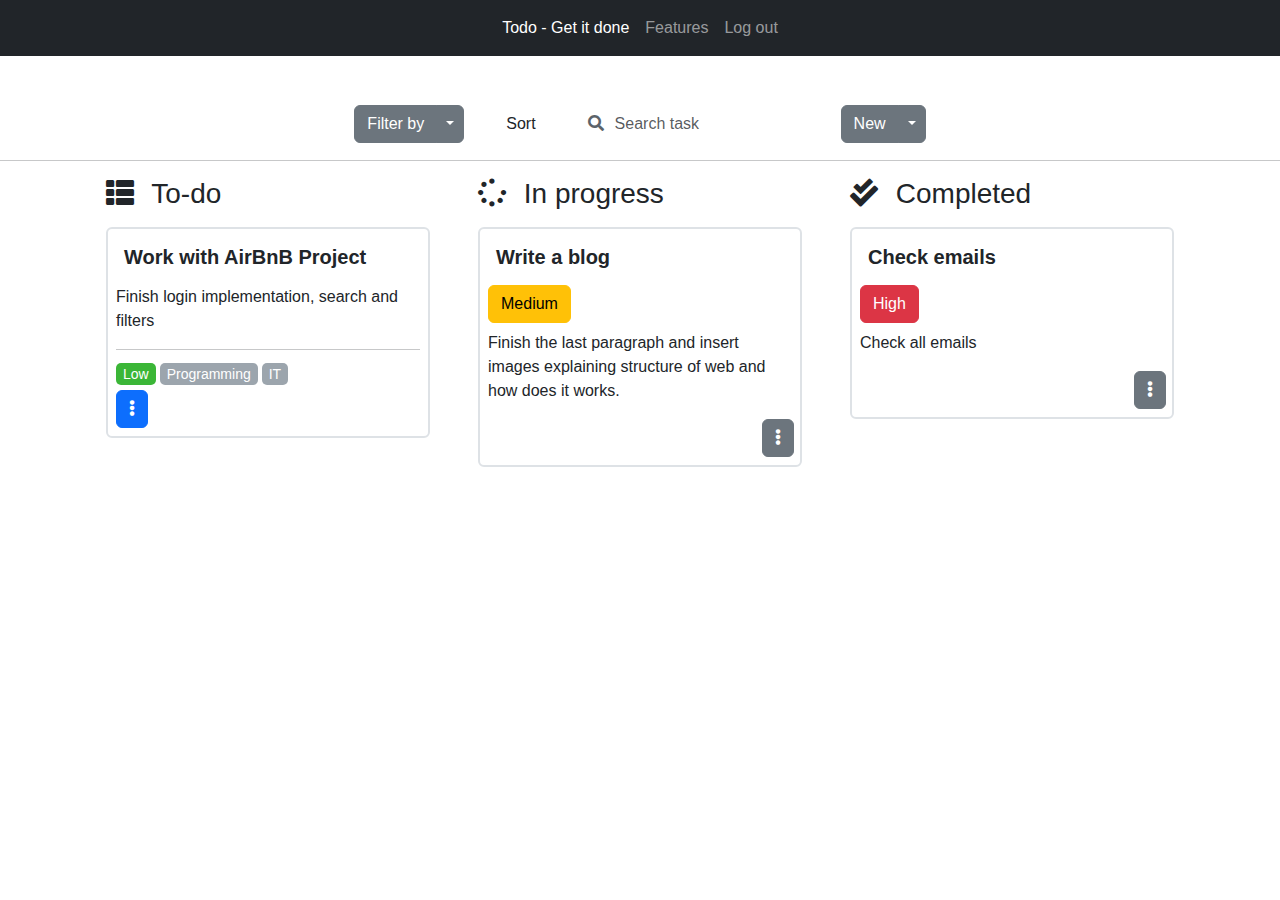
<file: views/profile.html>
<!DOCTYPE html>
<html lang="en">
<head>
    <meta charset="UTF-8">
    <meta http-equiv="X-UA-Compatible" content="IE=edge">
    <meta name="viewport" content="width=device-width, initial-scale=1.0">
    <title>Todo - Get it done</title>
    <link rel="stylesheet" href="https://cdnjs.cloudflare.com/ajax/libs/font-awesome/5.15.3/css/all.min.css">
    <link rel="stylesheet" href="https://cdn.jsdelivr.net/npm/bootstrap@5.2.2/dist/css/bootstrap.min.css">
    <script src="https://cdn.jsdelivr.net/npm/bootstrap@5.2.2/dist/js/bootstrap.bundle.min.js"></script>
    <link rel="stylesheet" href="style/profile.css">
</head>
<body>
  <!-- Navbar section -->
    <header>
        <nav class="navbar navbar-expand-lg navbar-dark bg-dark">
            <div class="container-fluid">
              <button class="navbar-toggler ms-auto" type="button" data-bs-toggle="collapse" data-bs-target="#navbarNav" aria-controls="navbarNav" aria-expanded="false" aria-label="Toggle navigation">
                <span class="navbar-toggler-icon"></span>
              </button>
              <div class="collapse navbar-collapse justify-content-center" id="navbarNav">
                <ul class="navbar-nav">
                  <li class="nav-item">
                    <a class="nav-link active" href="index.html">Todo - Get it done</a>
                  </li>
                  <li class="nav-item">
                    <a class="nav-link" href="#">Features</a>
                  </li>
                  <li class="nav-item">
                    <a class="nav-link" href="login.html">Log out</a>
                  </li>
                </ul>
              </div>
            </div>
          </nav>
    </header>

    <!-- Search and add button -->
    <div class="d-flex justify-content-center align-items-center mt-5">

        <div class="btn-group mx-3">
          <button type="button" class="btn btn-secondary">Filter by</button>
          <button type="button" class="btn btn-secondary dropdown-toggle dropdown-toggle-split" data-bs-toggle="dropdown" aria-expanded="false">
            <span class="visually-hidden">Toggle Dropdown</span>
          </button>
          <ul class="dropdown-menu">
            <li><a class="dropdown-item" href="#">Category</a></li>
            <li><a class="dropdown-item" href="#">Status</a></li>
            <li><a class="dropdown-item" href="#">Priority</a></li>
          </ul>
        </div>


        <button type="button" class="btn sortBtn mx-3">Sort</button>


        <div class="search mx-3">
          <i class="fas fa-search"></i>
          <input type="text" class="form-control" placeholder="Search task" aria-label="Search">
        </div>



        <div class="btn-group mx-3">
          <button type="button" class="btn btn-secondary">New</button>
          <button type="button" class="btn btn-secondary dropdown-toggle dropdown-toggle-split" data-bs-toggle="dropdown" aria-expanded="false">
            <span class="visually-hidden">Toggle Dropdown</span>
          </button>
          <ul class="dropdown-menu">
            <li><a class="dropdown-item" href="#">Category</a></li>
            <li><a class="dropdown-item" href="#">Task</a></li>
          </ul>
        </div>

    </div>
    <hr>

    <!-- Categories -->

    <!-- Task process -->
    <!-- TODO -->
    <div class="container">
      <div class="d-flex">
        <div class="col mx-4">
          <h3 class="mb-3"><i class="fas fa-th-list"></i> To-do</h3>
          <div class="col border border-2 rounded p-2">
            <h5 class="fw-bold p-2">Work with AirBnB Project</h5>
            <p class="fs-6">
              Finish login implementation, search and filters
            </p>
            <hr>
            <div class="priority-category">
              <h6 class="priority-low"><span>Low</span></h6>
              <h6 class="category-name"><span>Programming</span></h6>
              <h6 class="category-name"><span>IT</span></h6>
            </div>
            <button class="btn btn-primary" type="button" data-bs-toggle="collapse" data-bs-target="#collapseExample" aria-expanded="false" aria-controls="collapseExample">
              <i class="fas fa-ellipsis-v"></i>
            </button>
            <div class="collapse" id="collapseExample">
              <div class="card card-body">
                <ul>
                  <li><a class="dropdown-item" href="#">Move to <strong>In progress</strong></a></li>
                  <li><a class="dropdown-item" href="#">Move to <strong>Completed</strong></a></li>
                </ul>
              </div>
            </div>
          </div>
        </div>
        <!-- In progress -->
        <div class="col mx-4">
          <h3 class="mb-3"><i class="fas fa-spinner"></i> In progress</h3>
          <div class="col border border-2 rounded p-2">
            <h5 class="fw-bold p-2">Write a blog</h5>
            <h6 class="btn btn-warning">Medium</h6>
            <p class="fs-6">
              Finish the last paragraph and insert images explaining structure of web and how does it works.
            </p>
            <div class="dropend ms-auto">
              <button class="btn btn-secondary dropdown-toggle" type="button" id="dropdownMenuButton1" data-bs-toggle="dropdown" aria-expanded="false">
                <i class="fas fa-ellipsis-v"></i>
              </button>
              <ul class="dropdown-menu" aria-labelledby="dropdownMenuButton1">
                <li><a class="dropdown-item" href="#">Move to <strong>To-do</strong></a></li>
                <li><a class="dropdown-item" href="#">Move to <strong>In progress</strong></a></li>
                <li><a class="dropdown-item" href="#">Move to <strong>Completed</strong></a></li>
              </ul>
            </div>
          </div>
        </div>
        <!-- Completed -->
        <div class="col mx-4">
          <h3 class="mb-3"><i class="fas fa-check-double"></i> Completed</h3>
          <div class="col border border-2 rounded p-2">
            <h5 class="fw-bold p-2">Check emails</h5>
            <h6 class="btn btn-danger">High</h6>
            <p class="fs-6">
              Check all emails
            </p>
            <div class="dropend ms-auto">
              <button class="btn btn-secondary dropdown-toggle" type="button" id="dropdownMenuButton1" data-bs-toggle="dropdown" aria-expanded="false">
                <i class="fas fa-ellipsis-v"></i>
              </button>
              <ul class="dropdown-menu" aria-labelledby="dropdownMenuButton1">
                <li><a class="dropdown-item" href="#">Move to <strong>To-do</strong></a></li>
                <li><a class="dropdown-item" href="#">Move to <strong>In progress</strong></a></li>
                <li><a class="dropdown-item" href="#">Move to <strong>Completed</strong></a></li>
              </ul>
            </div>
          </div>
        </div>
      </div>
    </div>
</body>
</html>
</file>
<file: views/style/profile.css>
body {
    font-family: 'Open Sans', sans-serif;
}
.search {
    position: relative;
    box-shadow: none;
}

.search input {
    height: 40px;
    text-indent: 25px;
    border: none;
}

.search input:focus {
    box-shadow: none;
    border: none;
}

.search .fa-search {
    position: absolute;
    top: 11px;
    left: 10px;
    color: #5C636A;
}

h3 .fas {
    margin-right: 10px;
}

.dropend .dropdown-toggle::after {
    display: none;
}

.dropend{
    width: 10%;
}

.sortBtn {
    display: inline-block;
    border: none;
    padding: 5px 10px;
    margin: 0;
    text-decoration: none;
    background: #fff;
    color: #212529;
    text-align: center;
    font-size: 16px;
}

.sortBtn:hover {
    background-color: #9ca5ad;
    color: #fff;
}
.priority-category {
    display: flex;
}

.priority-category h6 {
    margin-right: .25rem;
    font-size: 14px;
}

.priority-low span {
    padding: 3px 7px;
    background-color: #3bb637;
    color: #fff;
    border-radius: 5px;
}

.category-name span {
    padding: 3px 7px;
    background-color: #9ca5ad;
    color: #fff;
    border-radius: 5px;
}
</file>
